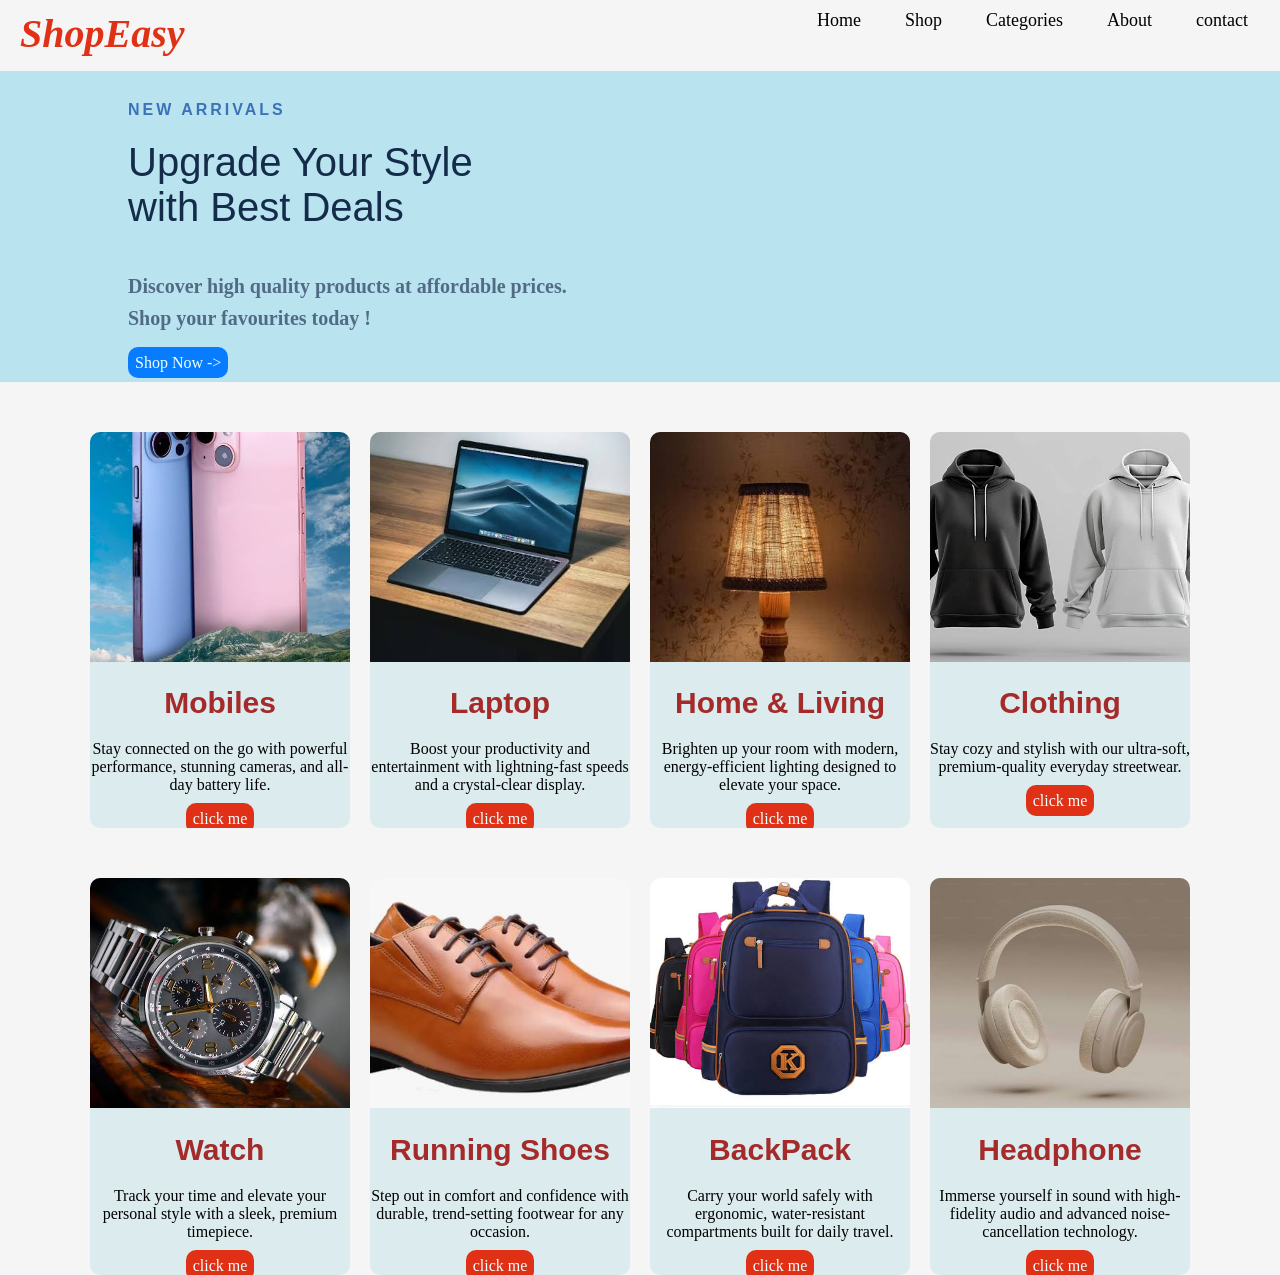
<file: index.html>
<!DOCTYPE html>
<html lang="en">
<head>
    <meta charset="UTF-8">
    <meta name="viewport" content="width=device-width, initial-scale=1.0">
    <title>ShopEasy</title>
    <link rel="stylesheet" href="style.css">
</head>
<body>
    <nav>
        <div class="logo">ShopEasy</div>
            <ul>
                <li><a href="index.html">Home</a></li>
                <li><a href="shop.html">Shop</a></li>
                <li><a href="Categories.html">Categories</a></li>
                 <li><a href="about.html">About</a></li>
                  <li><a href="contact.html">contact</a></li>
            </ul>
    </nav>

<div class="title">
    <h4 style="margin-top: 30px;">NEW ARRIVALS</h4>
    <p id="head">Upgrade Your Style<br>with Best Deals</p>
    <p id="line">Discover high quality products at affordable prices.<br>Shop your favourites today !</p>
    <a href="shop.html">Shop Now -></a>
</div>

    <div class="container">
        <div class="card">
            <img src="mobile.jpg" alt="mobile">
            <h1>Mobiles</h1>
            <p>Stay connected on the go with powerful performance, stunning cameras, and all-day battery life.</p>
            <a href="Categories.html" class="btn">click me</a>
        </div>
        <div class="card">
            <img src="laptop.jpg" alt="laptop">
            <h1>Laptop</h1>
            <p>Boost your productivity and entertainment with lightning-fast speeds and a crystal-clear display.</p>
            <a href="Categories.html" class="btn">click me</a>
        </div>
        <div class="card">
            <img src="lamp.jpg" alt="lamp">
            <h1>Home & Living</h1>
            <p>Brighten up your room with modern, energy-efficient lighting designed to elevate your space.</p>
            <a href="Categories.html" class="btn">click me</a>
        </div>
        <div class="card">
            <img src="hoodie.jpg" alt="hoodie">
            <h1>Clothing</h1>
            <p>Stay cozy and stylish with our ultra-soft, premium-quality everyday streetwear.</p>
            <a href="Categories.html" class="btn">click me</a>
        </div>
    </div>    
    <div class="container">    
        <div class="card">
            <img src="watch.jpg" alt="watch">
            <h1>watch</h1>
            <p>Track your time and elevate your personal style with a sleek, premium timepiece.</p>
            <a href="Categories.html" class="btn">click me</a>
        </div>
        <div class="card">
            <img src="shoes.jpg" alt="shoes">
            <h1>Running shoes</h1>
            <p> Step out in comfort and confidence with durable, trend-setting footwear for any occasion.</p>
            <a href="Categories.html" class="btn">click me</a>
        </div>
        <div class="card">
            <img src="backpack.jpg" alt="bag">
            <h1>BackPack</h1>
            <p>Carry your world safely with ergonomic, water-resistant compartments built for daily travel.</p>
            <a href="Categories.html" class="btn">click me</a>
        </div>
        <div class="card">
            <img src="headphone.jpg" alt="headphone">
            <h1>Headphone</h1>
            <p>Immerse yourself in sound with high-fidelity audio and advanced noise-cancellation technology.</p>
            <a href="Categories.html" class="btn">click me</a>
        </div>

    </div>
    
</body>
</html>
</file>
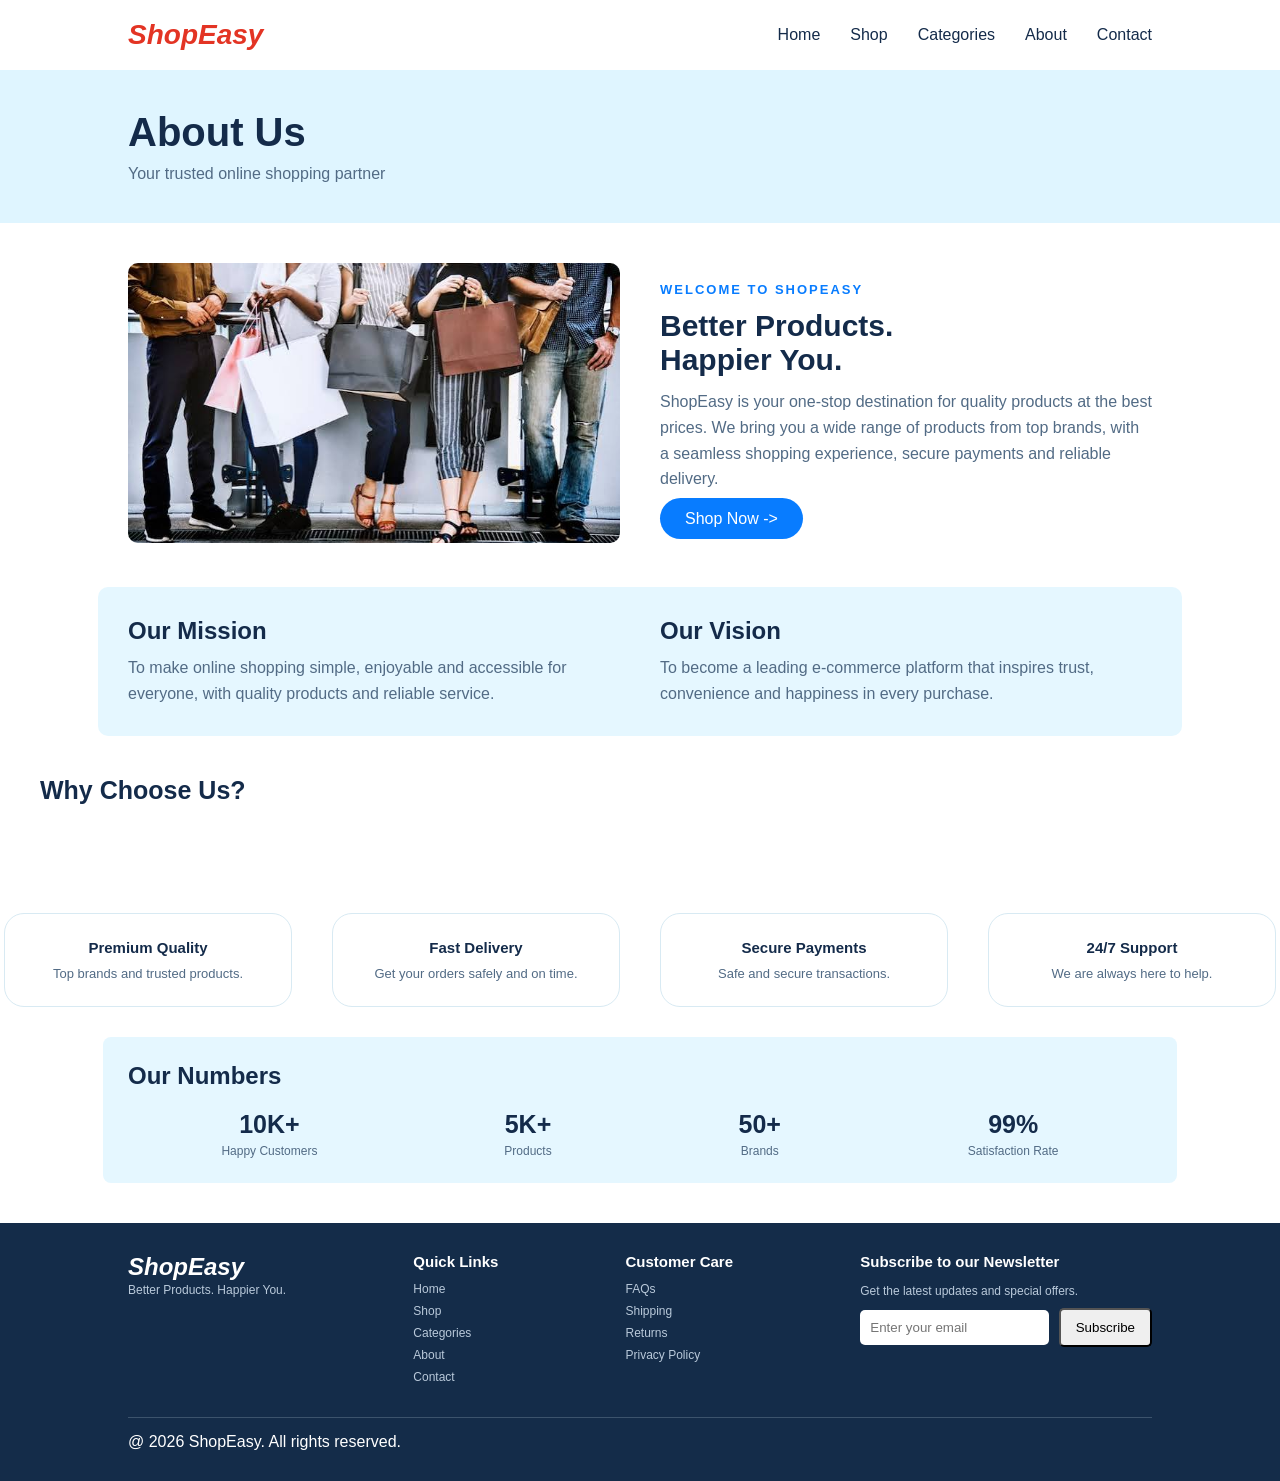
<file: about.html>
<!DOCTYPE html>
<html lang="en">

<head>

    <meta charset="UTF-8">

    <meta name="viewport" content="width=device-width, initial-scale=1.0">

    <title>About - ShopEasy</title>

    <link rel="stylesheet" href="about .css">

</head>


<body>


    <nav>

        <div class="logo">ShopEasy</div>

        <ul>

            <li><a href="index.html">Home</a></li>

            <li><a href="shop.html">Shop</a></li>

            <li><a href="Categories.html">Categories</a></li>

            <li><a href="about.html">About</a></li>

            <li><a href="contact.html">Contact</a></li>

        </ul>

    </nav>



    <div class="about-header">

        <h1>About Us</h1>

        <p>Your trusted online shopping partner</p>

    </div>



    <div class="about-intro">


        <div class="about-image">

            <img src="shop.jpg" alt="ShopEasy">

        </div>



        <div class="about-content">

            <h4>WELCOME TO SHOPEASY</h4>

            <h2>
                Better Products.<br>
                Happier You.
            </h2>

            <p>
                ShopEasy is your one-stop destination for quality products at the best prices. We bring you a wide range of products from top brands, with a seamless shopping experience, secure payments and reliable delivery.
            </p><br>
            <a href="shop.html">Shop Now -></a>
            

        </div>

    </div>



    <div class="mission">


        <div class="box">

            <h2>Our Mission</h2>

            <p>
                To make online shopping simple, enjoyable and
                accessible for everyone, with quality products
                and reliable service.
            </p>

        </div>


        <div class="box">

            <h2>Our Vision</h2>

            <p>
                To become a leading e-commerce platform that
                inspires trust, convenience and happiness
                in every purchase.
            </p>

        </div>


    </div>



    <div class="Choose">

        <h2 class="us">Why Choose Us?</h2><br>

        <div class="line"></div>


        <div class="features">


            <div class="card">

                <h3>Premium Quality</h3>

                <p>
                    Top brands and trusted products.
                </p>

            </div>


            <div class="card">

                <h3>Fast Delivery</h3>

                <p>
                    Get your orders safely and on time.
                </p>

            </div>


            <div class="card">

                <h3>Secure Payments</h3>

                <p>
                    Safe and secure transactions.
                </p>

            </div>


            <div class="card">

                <h3>24/7 Support</h3>

                <p>
                    We are always here to help.
                </p>

            </div>


        </div>

    </div>



    <div class="numbers">

        <h2>Our Numbers</h2>


        <div class="number-container">


            <div>

                <h3>10K+</h3>

                <p>Happy Customers</p>

            </div>


            <div>

                <h3>5K+</h3>

                <p>Products</p>

            </div>


            <div>

                <h3>50+</h3>

                <p>Brands</p>

            </div>


            <div>

                <h3>99%</h3>

                <p>Satisfaction Rate</p>

            </div>


        </div>

    </div>



    <div class="footer">


        <div class="footer-content">


            <div>

                <h2>ShopEasy</h2>

                <p>
                    Better Products. Happier You.
                </p>

            </div>



            <div>

                <h3>Quick Links</h3>

                <a href="index.html">Home</a>

                <a href="#">Shop</a>

                <a href="#">Categories</a>

                <a href="about.html">About</a>

                <a href="#">Contact</a>

            </div>



            <div>

                <h3>Customer Care</h3>

                <a href="#">FAQs</a>

                <a href="#">Shipping</a>

                <a href="#">Returns</a>

                <a href="#">Privacy Policy</a>

            </div>



            <div>

                <h3>Subscribe to our Newsletter</h3>

                <p>
                    Get the latest updates and special offers.
                </p>
                <input type="email" required placeholder="Enter your email">

                <button>Subscribe</button>

            </div>


        </div>



        <div class="footer-bottom">

            <p>@ 2026 ShopEasy. All rights reserved.</p>

        </div>


    </div>


</body>

</html>
</file>
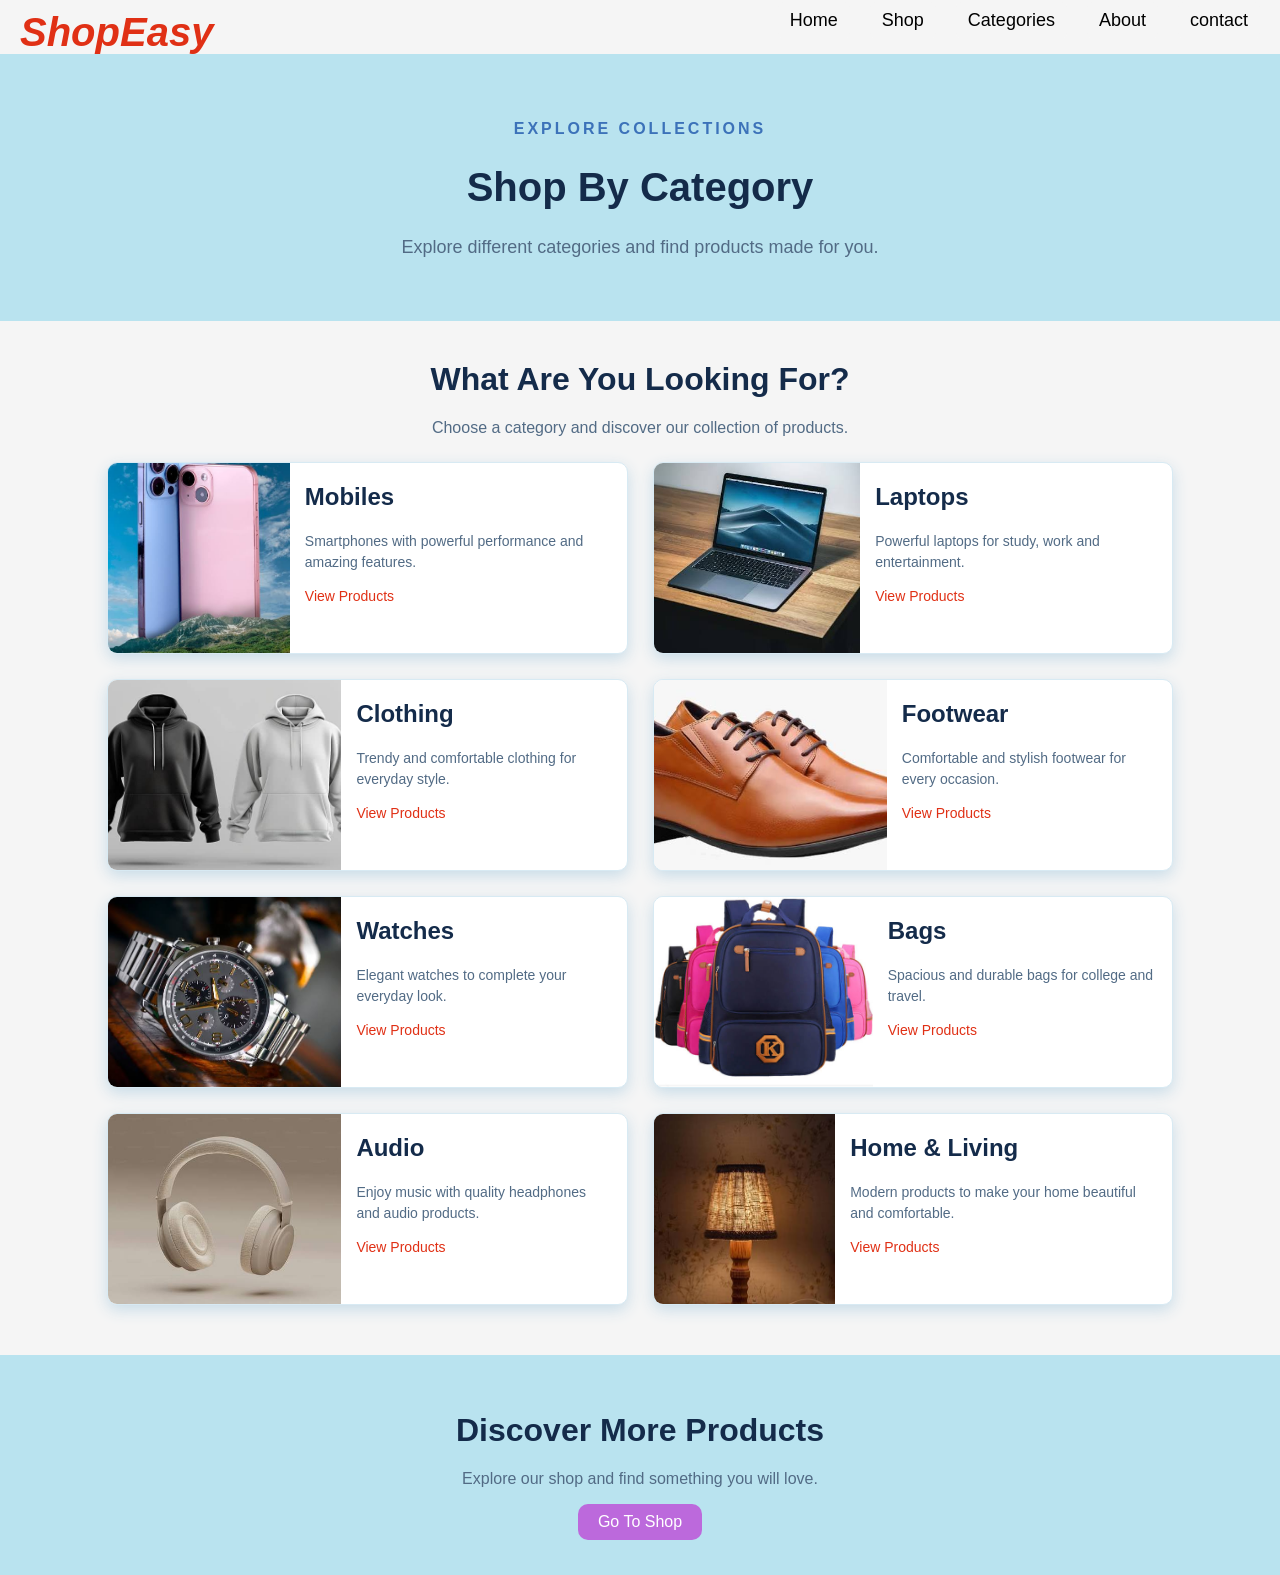
<file: Categories.html>
<!DOCTYPE html>

<html lang="en"> <head> <meta charset="UTF-8"> <meta name="viewport" content="width=device-width, initial-scale=1.0"> <title>ShopEasy - Categories</title> <link rel="stylesheet" href="Categories.css"> </head> <body>

<nav>
    <div class="logo">ShopEasy</div>

    <ul>
        <li><a href="index.html">Home</a></li>
        <li><a href="shop.html">Shop</a></li>
        <li><a href="Categories.html">Categories</a></li>
        <li><a href="about.html">About</a></li>
        <li><a href="contact.html">contact</a></li>
    </ul>
</nav>

<div class="category-title">
    <h4>EXPLORE COLLECTIONS</h4>
    <h1>Shop By Category</h1>
    <p>Explore different categories and find products made for you.</p>
</div>

<div class="intro">
    <h1>What Are You Looking For?</h1>
    <p>Choose a category and discover our collection of products.</p>
</div>

<div class="categories">

    <div class="category">
        <img src="mobile.jpg" alt="mobile">
        <div class="content">
            <h2>Mobiles</h2>
            <p>Smartphones with powerful performance and amazing features.</p>
            <a href="shop.html">View Products</a>
        </div>
    </div>

    <div class="category">
        <img src="laptop.jpg" alt="laptop">
        <div class="content">
            <h2>Laptops</h2>
            <p>Powerful laptops for study, work and entertainment.</p>
            <a href="shop.html">View Products</a>
        </div>
    </div>

    <div class="category">
        <img src="hoodie.jpg" alt="clothing">
        <div class="content">
            <h2>Clothing</h2>
            <p>Trendy and comfortable clothing for everyday style.</p>
            <a href="shop.html">View Products</a>
        </div>
    </div>

    <div class="category">
        <img src="shoes.jpg" alt="shoes">
        <div class="content">
            <h2>Footwear</h2>
            <p>Comfortable and stylish footwear for every occasion.</p>
            <a href="shop.html">View Products</a>
        </div>
    </div>

    <div class="category">
        <img src="watch.jpg" alt="watch">
        <div class="content">
            <h2>Watches</h2>
            <p>Elegant watches to complete your everyday look.</p>
            <a href="shop.html">View Products</a>
        </div>
    </div>

    <div class="category">
        <img src="backpack.jpg" alt="backpack">
        <div class="content">
            <h2>Bags</h2>
            <p>Spacious and durable bags for college and travel.</p>
            <a href="shop.html">View Products</a>
        </div>
    </div>

    <div class="category">
        <img src="headphone.jpg" alt="headphone">
        <div class="content">
            <h2>Audio</h2>
            <p>Enjoy music with quality headphones and audio products.</p>
            <a href="shop.html">View Products</a>
        </div>
    </div>

    <div class="category">
        <img src="lamp.jpg" alt="home">
        <div class="content">
            <h2>Home & Living</h2>
            <p>Modern products to make your home beautiful and comfortable.</p>
            <a href="shop.html">View Products</a>
        </div>
    </div>

</div>

<div class="bottom">
    <h1>Discover More Products</h1>
    <p>Explore our shop and find something you will love.</p>
    <a href="shop.html">Go To Shop</a>
</div>

</body> </html>
</file>
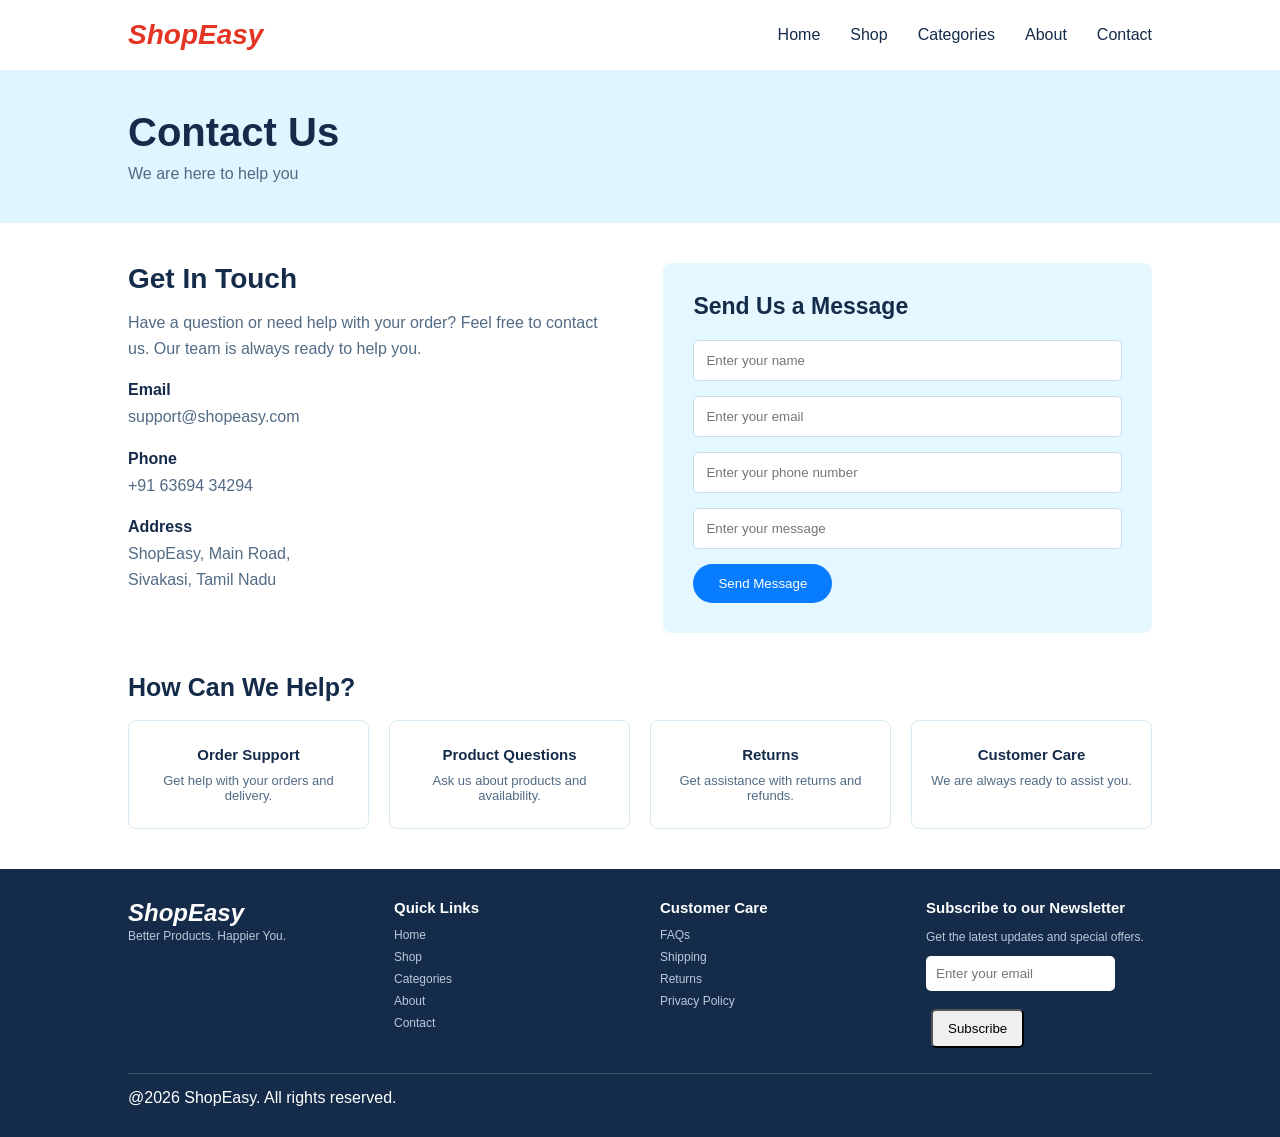
<file: contact.html>
<!DOCTYPE html>
<html lang="en">

<head>

    <meta charset="UTF-8">

    <meta name="viewport" content="width=device-width, initial-scale=1.0">

    <title>Contact - ShopEasy</title>

    <link rel="stylesheet" href="contact.css">

</head>


<body>


    <nav>

        <div class="logo">ShopEasy</div>

        <ul>

            <li><a href="index.html">Home</a></li>

            <li><a href="shop.html">Shop</a></li>

            <li><a href="Categories.html">Categories</a></li>

            <li><a href="about.html">About</a></li>

            <li><a href="contact.html">Contact</a></li>

        </ul>

    </nav>



    <div class="contact-header">

        <h1>Contact Us</h1>

        <p>We are here to help you</p>

    </div>



    <div class="contact">

        <div class="contact-info">

            <h2>Get In Touch</h2>

            <p>
                Have a question or need help with your order? Feel free to contact us. Our team is always ready to help you.
            </p>


            <h3>Email</h3>

            <p>support@shopeasy.com</p>


            <h3>Phone</h3>

            <p>+91 63694 34294</p>


            <h3>Address</h3>

            <p>
                ShopEasy, Main Road,<br>
                Sivakasi, Tamil Nadu
            </p>

        </div>



        <div class="contact-box">

            <h2>Send Us a Message</h2>


            <input type="text" required placeholder="Enter your name">
            <input type="email" required placeholder="Enter your email">
            <input type="number" required placeholder="Enter your phone number">
            <input  type="text" required placeholder="Enter your message">
            <button>Send Message</button>

        </div>

    </div>



    <div class="help">

        <h2>How Can We Help?</h2><br>

        <div class="line"></div>


        <div class="cards">


            <div class="card">

                <h3>Order Support</h3>

                <p>
                    Get help with your orders and delivery.
                </p>

            </div>


            <div class="card">

                <h3>Product Questions</h3>

                <p>
                    Ask us about products and availability.
                </p>

            </div>


            <div class="card">

                <h3>Returns</h3>

                <p>
                    Get assistance with returns and refunds.
                </p>

            </div>


            <div class="card">

                <h3>Customer Care</h3>

                <p>
                    We are always ready to assist you.
                </p>

            </div>


        </div>

    </div>



    <div class="footer">


        <div class="footer-content">


            <div>

                <h2>ShopEasy</h2>

                <p>
                    Better Products. Happier You.
                </p>

            </div>



            <div>

                <h3>Quick Links</h3>

                <a href="index.html">Home</a>

                <a href="#">Shop</a>

                <a href="#">Categories</a>

                <a href="about.html">About</a>

                <a href="contact.html">Contact</a>

            </div>



            <div>

                <h3>Customer Care</h3>

                <a href="#">FAQs</a>

                <a href="#">Shipping</a>

                <a href="#">Returns</a>

                <a href="#">Privacy Policy</a>

            </div>



            <div>

                <h3>Subscribe to our Newsletter</h3>

                <p>
                    Get the latest updates and special offers.
                </p>

                <input type="email" placeholder="Enter your email"><br><br>
        

                <button>Subscribe</button>

            </div>


        </div>



        <div class="footer-bottom">

            <p>@2026 ShopEasy. All rights reserved.</p>

        </div>


    </div>


</body>

</html>
</file>
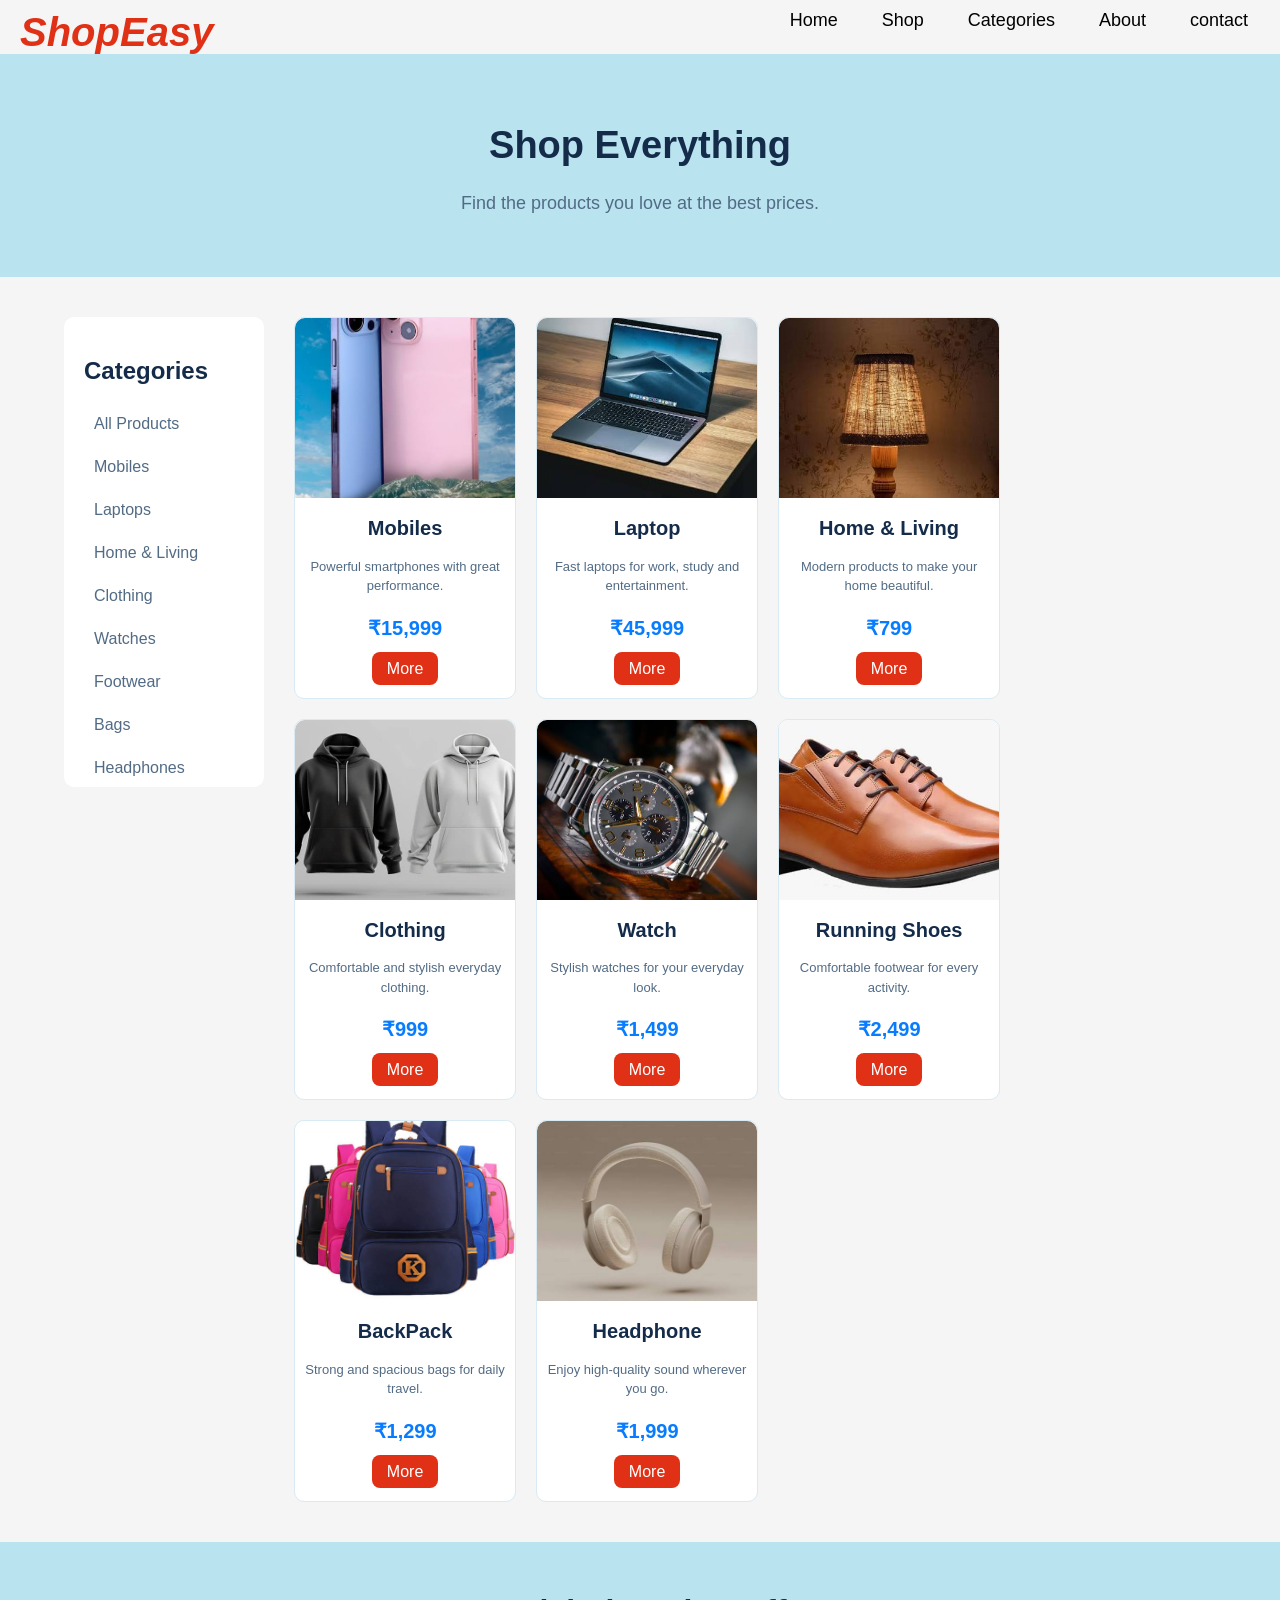
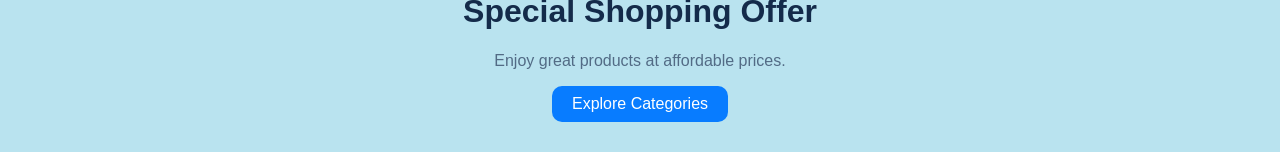
<file: shop.html>
<!DOCTYPE html>

<html lang="en">
<head>
    <meta charset="UTF-8">
    <meta name="viewport" content="width=device-width, initial-scale=1.0">
    <title>ShopEasy - Shop</title>
    <link rel="stylesheet" href="shop.css">
</head>
<body>
<nav>
    <div class="logo">ShopEasy</div>

    <ul>
        <li><a href="index.html">Home</a></li>
        <li><a href="shop.html">Shop</a></li>
        <li><a href="Categories.html">Categories</a></li>
        <li><a href="about.html">About</a></li>
        <li><a href="contact.html">contact</a></li>
    </ul>
</nav>

<div class="shop-title">
    <h1>Shop Everything</h1>
    <p>Find the products you love at the best prices.</p>
</div>

<div class="shop">

    <div class="side">
        <h2>Categories</h2>

        <a href="about.html">All Products</a>
        <a href="about.html">Mobiles</a>
        <a href="about.html">Laptops</a>
        <a href="about.html">Home & Living</a>
        <a href="about.html">Clothing</a>
        <a href="about.html">Watches</a>
        <a href="about.html">Footwear</a>
        <a href="about.html">Bags</a>
        <a href="about.html">Headphones</a>
    </div>

    <div class="products">

        <div class="product">
            <img src="mobile.jpg" alt="mobile">
            <h2>Mobiles</h2>
            <p>Powerful smartphones with great performance.</p>
            <h3>₹15,999</h3>
            <a href="about.html" class="btn">More</a>
        </div>

        <div class="product">
            <img src="laptop.jpg" alt="laptop">
            <h2>Laptop</h2>
            <p>Fast laptops for work, study and entertainment.</p>
            <h3>₹45,999</h3>
            <a href="about.html" class="btn">More</a>
        </div>

        <div class="product">
            <img src="lamp.jpg" alt="lamp">
            <h2>Home & Living</h2>
            <p>Modern products to make your home beautiful.</p>
            <h3>₹799</h3>
            <a href="about.html" class="btn">More</a>
        </div>

        <div class="product">
            <img src="hoodie.jpg" alt="hoodie">
            <h2>Clothing</h2>
            <p>Comfortable and stylish everyday clothing.</p>
            <h3>₹999</h3>
            <a href="about.html" class="btn">More</a>
        </div>

        <div class="product">
            <img src="watch.jpg" alt="watch">
            <h2>Watch</h2>
            <p>Stylish watches for your everyday look.</p>
            <h3>₹1,499</h3>
            <a href="about.html" class="btn">More</a>
        </div>

        <div class="product">
            <img src="shoes.jpg" alt="shoes">
            <h2>Running Shoes</h2>
            <p>Comfortable footwear for every activity.</p>
            <h3>₹2,499</h3>
            <a href="about.html" class="btn">More</a>
        </div>

        <div class="product">
            <img src="backpack.jpg" alt="backpack">
            <h2>BackPack</h2>
            <p>Strong and spacious bags for daily travel.</p>
            <h3>₹1,299</h3>
            <a href="about.html" class="btn">More</a>
        </div>

        <div class="product">
            <img src="headphone.jpg" alt="headphone">
            <h2>Headphone</h2>
            <p>Enjoy high-quality sound wherever you go.</p>
            <h3>₹1,999</h3>
            <a href="about.html" class="btn">More</a>
        </div>

    </div>

</div>

<div class="offer">
    <h1>Special Shopping Offer</h1>
    <p>Enjoy great products at affordable prices.</p>
    <a href="Categories.html">Explore Categories</a>
</div>


</body>
</html>
</file>
<file: style.css>
body{
    background-color: whitesmoke;
    margin: 0;
}
.logo{
    font-size: 40px;
    font-style: italic;
    color: rgb(224, 48, 21);
    font-weight: bolder;
    float: left;
}
nav{
    background-color:whitesmoke;
    padding: 10px 20px;
}
ul{
    list-style: none;
    display: flex;
    justify-content: flex-end;
    margin: 0;
    padding: 0;
}
ul li{
    margin-left: 20px;
}
ul li a{
    text-decoration: none;
    color: black;
    font-size: 18px;
    padding: 8px 12px;
    transition: 0.3s;
}
ul li a:hover{
    background-color: whitesmoke;
    border-radius: 5px;
}
.title{
    background-color: rgb(185, 227, 239);
    font-size: medium;
    padding-bottom: 10px;
    
}
.title h4{
    margin-left: 10%;
    padding-top: 30px;
    font-family: Arial, Helvetica, sans-serif;
    color: #3c72b9;
    letter-spacing: 3px;
}
#head{
    margin-left: 10%;
    margin-top: auto;
    font-family: Arial, Helvetica, sans-serif;
    color: #142b4a;
    font-size: 40px;
}
#line{
    margin-left: 10%;
    color: #526b85;
    font-size: 20px;
     line-height: 1.6;
    font-weight: bolder;
    margin-top: auto;
}
.title a{
    text-decoration: none;
    margin-left: 10%;
    background: #087cff;
    border-radius: 10px;
    cursor: pointer;
    padding: 7px;
   margin-bottom: 20px;
    font-size: medium;
    cursor: pointer;
    color: azure;  
}
.container{
    display: flex;
    justify-content: center;
    gap: 20px;
    margin-top: 50px;
    flex-wrap: wrap;
}
.card{
    background-color: rgb(219, 235, 238);
    width: 260px;
    border-radius: 10px;
    overflow: hidden;
    text-align: center;

}
.card img{
    width: 100%;
    height: 230px;
    object-fit: cover;
}
.card h1{
    color: brown;
    font-size: 30px;
    font-family: Arial, Helvetica, sans-serif;
    text-align: center;
    text-transform: capitalize;
}
.btn{
    text-decoration: none;
    background-color: rgb(224, 48, 21);
    border-radius: 10px;
    cursor: pointer;
    padding: 7px;
    margin: 10px;
    width: 100%;
    font-size: medium;
    cursor: pointer;
    color: azure;  
}
.btn:hover{
    background-color:rgb(188, 105, 220)
}
</file>
<file: about .css>
* {
    margin: 0;
    padding: 0;
    
}

body {
    font-family: Arial, sans-serif;
    color: #142b4a;
}




nav {
    height: 70px;
    display: flex;
    align-items: center;
    justify-content: space-between;
    padding: 0 10%;
}

.logo {
    font-size: 28px;
    font-weight: bold;
    font-style: italic;
    color: #e33424;
}

ul {
    display: flex;
    gap: 30px;
    list-style: none;
}

ul li a {
    text-decoration: none;
    color: #142b4a;
}

ul li a:hover {
    color: #087cff;
}




.about-header {
    background-color: #dff5ff;
    padding: 40px 10%;
}

.about-header h1 {
    font-size: 40px;
}

.about-header p {
    margin-top: 10px;
    color: #526b85;
    
}



.about-intro {
    width: 80%;
    margin: 40px auto;
    display: flex;
    align-items: center;
    gap: 40px;
}

.about-image {
    width: 50%;
}

.about-image img {
    width: 100%;
    height: 280px;
    object-fit: cover;
    border-radius: 10px;
}

.about-content {
    width: 50%;
}

.about-content h4 {
    color: #087cff;
    letter-spacing: 2px;
    font-size: 13px;
}

.about-content h2 {
    font-size: 30px;
    margin: 12px 0;
}

.about-content p {
    color: #526b85;
    line-height: 1.6;
}

.about-content a {
    text-decoration: none;
    background-color: #087cff;
    color: white;
    border: none;
    padding: 12px 25px;
    border-radius: 25px;
    margin-top: 15px;
    cursor: pointer;
}

button:hover {
    background-color: #005ecb;
}



.mission {
    width: 80%;
    margin: 30px auto;
    padding: 30px;
    display: flex;
    gap: 40px;
    background-color: #e5f7ff;
    border-radius: 10px;
}

.box {
    width: 50%;
}

.box h2{
    margin-bottom: 10px;
}

.box p {
    color: #526b85;
    line-height: 1.6;
}



.choose{
    width: 80%;
    margin: 40px auto;
}

.us{  
    font-size: 25px;
    margin: 40px;
    
}



.features {

     display: flex;
    justify-content: center;
    gap: 20px;
    margin-top: 50px;
    flex-wrap: wrap;
    display: flex;
    gap: 40px;

}

.card {
   
    width: 20%;
    padding: 25px 15px;
    text-align: center;
    border: 1px solid #d8eaf3;
    border-radius: 20px;
}


.card h3 {
    font-size: 15px;
    margin-bottom: 10px;
}

.card p {
    color: #526b85;
    font-size: 13px;
}



.numbers {
    width: 80%;
    margin: 30px auto;
    padding: 25px;
    background-color: #e5f7ff;
    border-radius: 8px;
}

.number-container {
    display: flex;
    justify-content: space-around;
    text-align: center;
    margin-top: 20px;
}

.number-container h3 {
    font-size: 25px;
}

.number-container p {
    color: #526b85;
    font-size: 12px;
    margin-top: 5px;
}



.footer {
    background-color: #142c49;
    color: white;
    padding: 30px 10%;
    margin-top: 40px;
}

.footer-content {
    display: flex;
    justify-content: space-between;
    gap: 40px;
}



.footer-content h2 {
    font-style: italic;
}

.footer-content h3 {
    font-size: 15px;
    margin-bottom: 12px;
}

.footer-content p {
    color: #b9c9da;
    font-size: 12px;
    line-height: 1.5;
}

.footer-content a {
    display: block;
    color: #b9c9da;
    text-decoration: none;
    font-size: 12px;
    margin-bottom: 8px;
}
.footer-content a:hover {
    color: white;
}

.footer-content input {
    margin-top: 10px;
    padding: 10px;
    border: none;
    outline: none;
    border-radius: 5px;
}

.footer-content button {
    margin-left: 5px;
    border-radius: 3px;
    padding: 10px 15px;
     border-radius: 5px;
}

.footer-bottom {
    border-top: 1px solid #3c536c;
    margin-top: 25px;
    padding-top: 15px;
}
</file>
<file: Categories.css>
body {
background-color: whitesmoke;
margin: 0;
font-family: Arial, Helvetica, sans-serif;
}

.logo {
font-size: 40px;
font-style: italic;
color: rgb(224, 48, 21);
font-weight: bolder;
float: left;
}

nav {
background-color: whitesmoke;
padding: 10px 20px;
}

ul {
list-style: none;
display: flex;
justify-content: flex-end;
margin: 0;
padding: 0;
}

ul li {
margin-left: 20px;
}

ul li a {
text-decoration: none;
color: black;
font-size: 18px;
padding: 8px 12px;
}

ul li a {
background-color: whitesmoke;
border-radius: 5px;
}

.category-title {
background-color: rgb(185, 227, 239);
text-align: center;
padding: 45px;
margin-top: 13px;
}

.category-title h4 {
color: #3c72b9;
letter-spacing: 3px;
}

.category-title h1 {
color: #142b4a;
font-size: 40px;
}

.category-title p {
color: #526b85;
font-size: 18px;
}

.intro {
text-align: center;
margin: 40px 0 25px;
}

.intro h1 {
color: #142b4a;
}

.intro p {
color: #526b85;
}

.categories {
width: 90%;
margin: auto;
display: flex;
flex-wrap: wrap;
gap: 25px;
justify-content: center;
}

.category {
width: 45%;
background-color: white;
display: flex;
border-radius: 10px;
overflow: hidden;
border: 1px solid #d8eaf3;
}

.category {
box-shadow: 0 5px 15px #c8dce8;
}

.category img {
width: 45%;
height: 190px;
object-fit: cover;
}

.content {
padding: 15px;
}

.content h2 {
color: #142b4a;
margin-top: 5px;
}

.content p {
color: #526b85;
font-size: 14px;
line-height: 1.5;
}

.content a {
text-decoration: none;
color: #087cff;
font-size: 14px;
}

.content a {
color: rgb(224, 48, 21);
}

.bottom {
background-color: rgb(185, 227, 239);
text-align: center;
padding: 35px;
margin-top: 50px;
}

.bottom h1 {
color: #142b4a;
}

.bottom p {
color: #526b85;
}

.bottom a {
display: inline-block;
text-decoration: none;
background-color: #087cff;
color: white;
padding: 9px 20px;
border-radius: 10px;
}

.bottom a {
background-color: rgb(188, 105, 220);
}
</file>
<file: contact.css>
* {
    margin: 0;
    padding: 0;
    box-sizing: border-box;
}

body {
    font-family: Arial, sans-serif;
    color: #142b4a;
}



nav {
    height: 70px;
    display: flex;
    align-items: center;
    justify-content: space-between;
    padding: 0 10%;
}

.logo {
    font-size: 28px;
    font-weight: bold;
    font-style: italic;
    color: #e33424;
}

ul {
    display: flex;
    gap: 30px;
    list-style: none;
}

ul li a {
    text-decoration: none;
    color: #142b4a;
}

ul li a:hover {
    color: #087cff;
}


.contact-header {
    background-color: #dff5ff;
    padding: 40px 10%;
}

.contact-header h1 {
    font-size: 40px;
}

.contact-header p {
    margin-top: 10px;
    color: #526b85;
}



.contact {
    width: 80%;
    margin: 40px auto;
    display: flex;
    gap: 50px;
}

.contact-info {
    width: 50%;
}

.contact-info h2 {
    font-size: 28px;
    margin-bottom: 15px;
}

.contact-info p {
    color: #526b85;
    line-height: 1.6;
    margin-bottom: 20px;
}

.contact-info h3 {
    font-size: 16px;
    margin-top: 15px;
    margin-bottom: 5px;
}


.contact-box {
    width: 50%;
    padding: 30px;
    background-color: #e5f7ff;
    border-radius: 8px;
}

.contact-box h2 {
    font-size: 23px;
    margin-bottom: 20px;
}

.contact-box input {
    width: 100%;
    padding: 12px;
    margin-bottom: 15px;
    border: 1px solid #c9dce8;
    border-radius: 5px;
    outline: none;
}

.contact-box input:focus {
    border-color: #087cff;
}

.contact-box button {
    background-color: #087cff;
    color: white;
    border: none;
    padding: 12px 25px;
    border-radius: 25px;
    cursor: pointer;
}

.contact-box button:hover {
    background-color: #005ecb;
}



.help {
    width: 80%;
    margin: 40px auto;
}

.help h2 {
    font-size: 25px;
}



.cards {
    display: flex;
    gap: 20px;
}

.card {
    width: 25%;
    padding: 25px 15px;
    text-align: center;
    border: 1px solid #d8eaf3;
    border-radius: 8px;
}

.card:hover {
    transform: translateY(-5px);
    box-shadow: 0 5px 15px #d5e5ef;
}

.card h3 {
    font-size: 15px;
    margin-bottom: 10px;
}

.card p {
    color: #526b85;
    font-size: 13px;
}



.footer {
    background-color: #142c49;
    color: white;
    padding: 30px 10%;
    margin-top: 40px;
}

.footer-content {
    display: flex;
    justify-content: space-between;
    gap: 40px;
}

.footer-content div {
    width: 25%;
}

.footer-content h2 {
    font-style: italic;
}

.footer-content h3 {
    font-size: 15px;
    margin-bottom: 12px;
}

.footer-content p {
    color: #b9c9da;
    font-size: 12px;
    line-height: 1.5;
}

.footer-content a {
    display: block;
    color: #b9c9da;
    text-decoration: none;
    font-size: 12px;
    margin-bottom: 8px;
}

.footer-content a:hover {
    color: white;
}

.footer-content input {
    margin-top: 10px;
    padding: 10px;
    border: none;
    outline: none;
    border-radius: 5px;
}

.footer-content button {
    margin-left: 5px;
    border-radius: 3px;
    padding: 10px 15px;
     border-radius: 5px;
    }

.footer-bottom {
    border-top: 1px solid #3c536c;
    margin-top: 25px;
    padding-top: 15px;
}
</file>
<file: shop.css>
body {
background-color: whitesmoke;
margin: 0;
font-family: Arial, Helvetica, sans-serif;
}

.logo {
font-size: 40px;
font-style: italic;
color: rgb(224, 48, 21);
font-weight: bolder;
float: left;
}

nav {
background-color: whitesmoke;
padding: 10px 20px;
}

ul {
list-style: none;
display: flex;
justify-content: flex-end;
margin: 0;
padding: 0;
}

ul li {
margin-left: 20px;
}

ul li a {
text-decoration: none;
color: black;
font-size: 18px;
padding: 8px 12px;
}

ul li a:hover {
background-color: whitesmoke;
border-radius: 5px;
}

.shop-title {
background-color: rgb(185, 227, 239);
text-align: center;
padding: 45px;
margin-top: 13px;
}

.shop-title h1 {
color: #142b4a;
font-size: 38px;
}

.shop-title p {
color: #526b85;
font-size: 18px;
}

.shop {
display: flex;
width: 90%;
margin: 40px auto;
gap: 30px;
}

.side {
width: 200px;
background-color: white;
padding: 20px;
border-radius: 10px;
height: 430px;

}

.side h2 {
color: #142b4a;
margin-bottom: 20px;
}

.side a {
display: block;
text-decoration: none;
color: #526b85;
padding: 10px;
margin-bottom: 5px;
border-radius: 5px;
}

.side a:hover {
background-color: #dff5ff;
color: #087cff;
}

.products {
display: flex;
flex-wrap: wrap;
gap: 20px;
width: 100%;
}

.product {
background-color: white;
width: 220px;
border-radius: 10px;
padding-bottom: 20px;
text-align: center;
border: 1px solid #d8eaf3;
}

.product:hover {
box-shadow: 0 5px 15px #c8dce8;
}

.product img {
width: 100%;
height: 180px;
object-fit: cover;
border-radius: 10px 10px 0 0;
}

.product h2 {
color: #142b4a;
font-size: 20px;
margin-top: 15px;
}

.product p {
color: #526b85;
font-size: 13px;
line-height: 1.5;
padding: 0 10px;
}

.product h3 {
color: #087cff;
font-size: 20px;
}

.btn {
text-decoration: none;
background-color: rgb(224, 48, 21);
color: white;
padding: 8px 15px;
border-radius: 8px;
}

.btn:hover {
background-color: rgb(188, 105, 220);
}

.offer {
background-color: rgb(185, 227, 239);
text-align: center;
padding: 30px;
margin-top: 30px;
}

.offer h1 {
color: #142b4a;
}

.offer p {
color: #526b85;
}

.offer a {
display: inline-block;
text-decoration: none;
background-color: #087cff;
color: white;
padding: 9px 20px;
border-radius: 10px;
}

.offer a:hover {
background-color: rgb(188, 105, 220);
}
</file>
